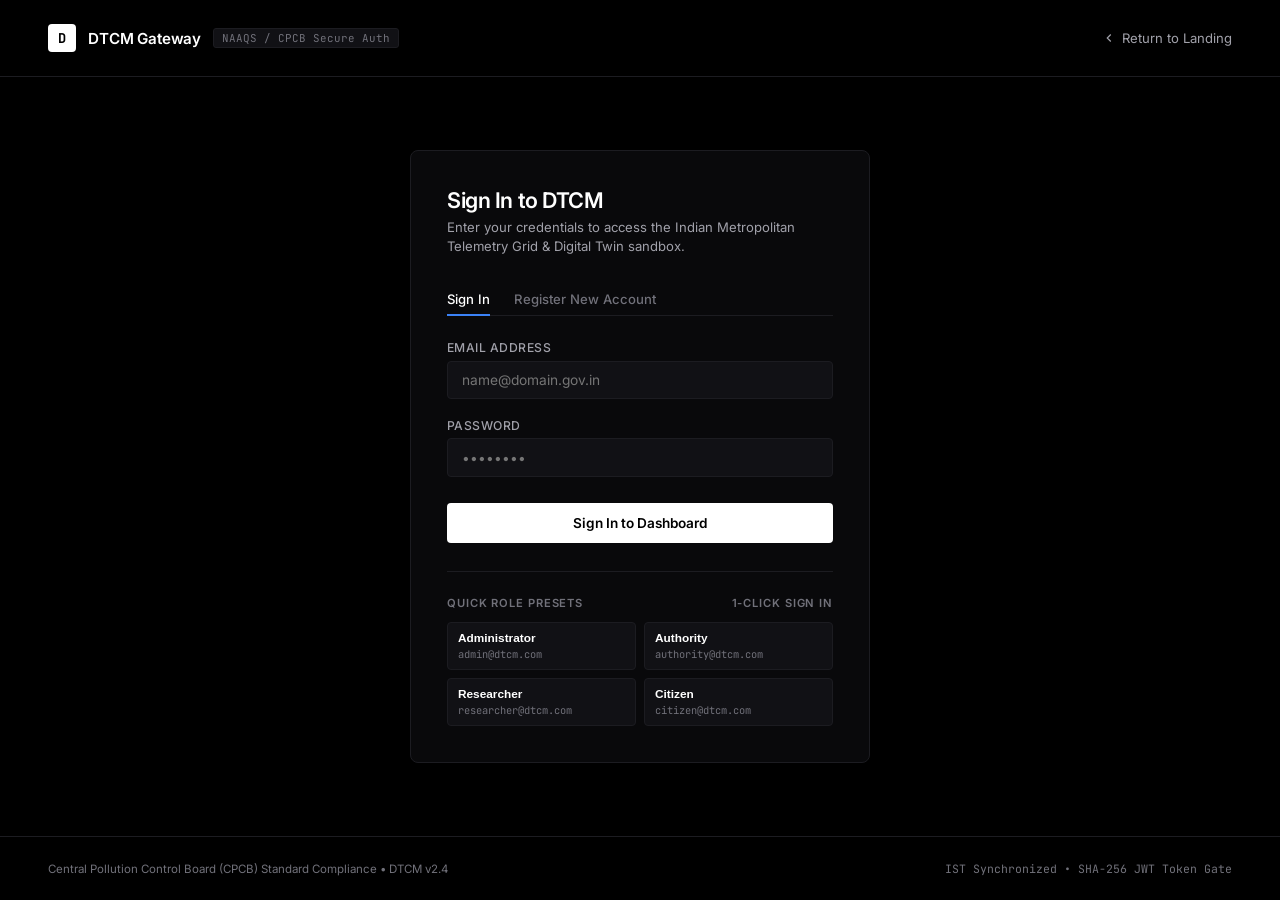
<file: frontend/login.html>
<!DOCTYPE html>
<html lang="en">
<head>
  <meta charset="UTF-8">
  <meta name="viewport" content="width=device-width, initial-scale=1.0">
  <title>DTCM | Secure Gateway Authentication</title>
  <link rel="preconnect" href="https://fonts.googleapis.com">
  <link rel="preconnect" href="https://fonts.gstatic.com" crossorigin>
  <link href="https://fonts.googleapis.com/css2?family=Inter:wght@300;400;500;600;700&family=JetBrains+Mono:wght@400;500;600&display=swap" rel="stylesheet">
  <style>
    :root {
      --bg-base: #000000;
      --bg-surface: #09090b;
      --bg-surface-elevated: #111115;
      --border-subtle: #1c1c21;
      --border-strong: #27272e;
      --text-primary: #ffffff;
      --text-secondary: #a1a1aa;
      --text-muted: #71717a;
      --accent-blue: #3b82f6;
      --accent-blue-hover: #2563eb;
      --status-normal: #22c55e;
      --status-critical: #ef4444;
      --font-sans: 'Inter', -apple-system, BlinkMacSystemFont, sans-serif;
      --font-mono: 'JetBrains Mono', monospace;
    }

    * { box-sizing: border-box; margin: 0; padding: 0; }

    body {
      background-color: var(--bg-base);
      color: var(--text-primary);
      font-family: var(--font-sans);
      min-height: 100vh;
      display: flex;
      flex-direction: column;
      -webkit-font-smoothing: antialiased;
    }

    header {
      padding: 1.5rem 3rem;
      border-bottom: 1px solid var(--border-subtle);
      display: flex;
      justify-content: space-between;
      align-items: center;
      background: rgba(0, 0, 0, 0.95);
    }

    .brand {
      display: flex;
      align-items: center;
      gap: 12px;
      text-decoration: none;
      color: inherit;
    }

    .brand-logo {
      width: 28px;
      height: 28px;
      background: #ffffff;
      color: #000000;
      border-radius: 4px;
      display: flex;
      align-items: center;
      justify-content: center;
      font-family: var(--font-mono);
      font-weight: 700;
      font-size: 0.85rem;
    }

    .brand-title {
      font-size: 0.95rem;
      font-weight: 600;
      letter-spacing: -0.01em;
    }

    .brand-badge {
      font-family: var(--font-mono);
      font-size: 0.68rem;
      background: var(--bg-surface-elevated);
      color: var(--text-muted);
      padding: 2px 8px;
      border-radius: 3px;
      border: 1px solid var(--border-subtle);
    }

    .nav-back {
      font-size: 0.82rem;
      color: var(--text-secondary);
      text-decoration: none;
      display: flex;
      align-items: center;
      gap: 6px;
      transition: color 0.15s;
    }

    .nav-back:hover {
      color: var(--text-primary);
    }

    main {
      flex: 1;
      display: flex;
      align-items: center;
      justify-content: center;
      padding: 3rem 1.5rem;
    }

    .auth-card {
      width: 100%;
      max-width: 460px;
      background: var(--bg-surface);
      border: 1px solid var(--border-subtle);
      border-radius: 8px;
      padding: 2.25rem;
      box-shadow: 0 20px 40px rgba(0,0,0,0.8);
    }

    .card-header {
      margin-bottom: 1.75rem;
    }

    .card-header h1 {
      font-size: 1.35rem;
      font-weight: 600;
      letter-spacing: -0.02em;
      margin-bottom: 0.35rem;
    }

    .card-header p {
      font-size: 0.82rem;
      color: var(--text-secondary);
      line-height: 1.4;
    }

    .tabs {
      display: flex;
      border-bottom: 1px solid var(--border-subtle);
      margin-bottom: 1.5rem;
      gap: 1.5rem;
    }

    .tab-btn {
      background: transparent;
      border: none;
      color: var(--text-muted);
      font-family: var(--font-sans);
      font-size: 0.82rem;
      font-weight: 500;
      padding: 0.5rem 0;
      cursor: pointer;
      position: relative;
      transition: color 0.15s;
    }

    .tab-btn.active {
      color: var(--text-primary);
    }

    .tab-btn.active::after {
      content: '';
      position: absolute;
      bottom: -1px;
      left: 0;
      right: 0;
      height: 2px;
      background: var(--accent-blue);
    }

    .form-group {
      margin-bottom: 1.15rem;
    }

    .form-label {
      display: block;
      font-size: 0.76rem;
      font-weight: 500;
      color: var(--text-secondary);
      margin-bottom: 0.35rem;
      text-transform: uppercase;
      letter-spacing: 0.04em;
    }

    .form-input {
      width: 100%;
      background: var(--bg-surface-elevated);
      border: 1px solid var(--border-subtle);
      border-radius: 4px;
      padding: 0.65rem 0.85rem;
      color: var(--text-primary);
      font-family: var(--font-sans);
      font-size: 0.86rem;
      outline: none;
      transition: border-color 0.15s;
    }

    .form-input:focus {
      border-color: var(--border-strong);
    }

    .form-select {
      width: 100%;
      background: var(--bg-surface-elevated);
      border: 1px solid var(--border-subtle);
      border-radius: 4px;
      padding: 0.65rem 0.85rem;
      color: var(--text-primary);
      font-family: var(--font-sans);
      font-size: 0.86rem;
      outline: none;
      cursor: pointer;
    }

    .btn-submit {
      width: 100%;
      background: var(--text-primary);
      color: #000000;
      border: none;
      border-radius: 4px;
      padding: 0.75rem;
      font-size: 0.85rem;
      font-weight: 600;
      font-family: var(--font-sans);
      cursor: pointer;
      transition: opacity 0.15s;
      margin-top: 0.5rem;
    }

    .btn-submit:hover {
      opacity: 0.9;
    }

    .btn-submit:disabled {
      opacity: 0.5;
      cursor: not-allowed;
    }

    /* Role Quick Presets */
    .presets-container {
      margin-top: 1.75rem;
      padding-top: 1.5rem;
      border-top: 1px solid var(--border-subtle);
    }

    .presets-label {
      font-size: 0.7rem;
      font-weight: 600;
      text-transform: uppercase;
      letter-spacing: 0.08em;
      color: var(--text-muted);
      margin-bottom: 0.75rem;
      display: flex;
      align-items: center;
      justify-content: space-between;
    }

    .presets-grid {
      display: grid;
      grid-template-columns: 1fr 1fr;
      gap: 8px;
    }

    .preset-btn {
      background: var(--bg-surface-elevated);
      border: 1px solid var(--border-subtle);
      border-radius: 4px;
      padding: 8px 10px;
      text-align: left;
      cursor: pointer;
      transition: all 0.15s;
      display: flex;
      flex-direction: column;
      gap: 2px;
    }

    .preset-btn:hover {
      border-color: var(--border-strong);
      background: #18181f;
    }

    .preset-role {
      font-size: 0.74rem;
      font-weight: 600;
      color: var(--text-primary);
    }

    .preset-email {
      font-family: var(--font-mono);
      font-size: 0.65rem;
      color: var(--text-muted);
    }

    /* Alert / Feedback message */
    .status-msg {
      margin-top: 1rem;
      padding: 8px 12px;
      border-radius: 4px;
      font-size: 0.78rem;
      display: none;
      line-height: 1.4;
    }

    .status-msg.error {
      display: block;
      background: rgba(239, 68, 68, 0.1);
      border: 1px solid rgba(239, 68, 68, 0.3);
      color: #fca5a5;
    }

    .status-msg.success {
      display: block;
      background: rgba(34, 197, 94, 0.1);
      border: 1px solid rgba(34, 197, 94, 0.3);
      color: #86efac;
    }

    footer {
      padding: 1.5rem 3rem;
      border-top: 1px solid var(--border-subtle);
      display: flex;
      justify-content: space-between;
      align-items: center;
      font-size: 0.72rem;
      color: var(--text-muted);
    }

    .meta-tag {
      font-family: var(--font-mono);
    }
  </style>
</head>
<body>

  <header>
    <a href="/" class="brand">
      <div class="brand-logo">D</div>
      <div>
        <div class="brand-title">DTCM Gateway</div>
      </div>
      <span class="brand-badge">NAAQS / CPCB Secure Auth</span>
    </a>
    <a href="/" class="nav-back">
      <svg width="14" height="14" viewBox="0 0 24 24" fill="none" stroke="currentColor" stroke-width="2">
        <polyline points="15 18 9 12 15 6"></polyline>
      </svg>
      Return to Landing
    </a>
  </header>

  <main>
    <div class="auth-card">
      <div class="card-header">
        <h1 id="authTitle">Sign In to DTCM</h1>
        <p id="authSubtitle">Enter your credentials to access the Indian Metropolitan Telemetry Grid & Digital Twin sandbox.</p>
      </div>

      <div class="tabs">
        <button class="tab-btn active" id="tabLogin" onclick="switchTab('login')">Sign In</button>
        <button class="tab-btn" id="tabRegister" onclick="switchTab('register')">Register New Account</button>
      </div>

      <form id="authForm" onsubmit="handleAuthSubmit(event)">
        <div class="form-group" id="groupName" style="display: none;">
          <label class="form-label" for="inputName">Full Name</label>
          <input type="text" id="inputName" class="form-input" placeholder="e.g. Dr. Rajesh Sharma">
        </div>

        <div class="form-group">
          <label class="form-label" for="inputEmail">Email Address</label>
          <input type="email" id="inputEmail" class="form-input" placeholder="name@domain.gov.in" required>
        </div>

        <div class="form-group">
          <label class="form-label" for="inputPassword">Password</label>
          <input type="password" id="inputPassword" class="form-input" placeholder="••••••••" required>
        </div>

        <div class="form-group" id="groupRole" style="display: none;">
          <label class="form-label" for="inputRole">Designated Role</label>
          <select id="inputRole" class="form-select">
            <option value="environmental_authority">Environmental Authority (CPCB / SPCB)</option>
            <option value="researcher">Scientific Researcher / Academic</option>
            <option value="general">Urban Citizen / Public Observer</option>
            <option value="administrator">System Administrator</option>
          </select>
        </div>

        <button type="submit" id="btnSubmit" class="btn-submit">Sign In to Dashboard</button>
        <div id="statusMsg" class="status-msg"></div>
      </form>

      <div class="presets-container" id="presetsArea">
        <div class="presets-label">
          <span>Quick Role Presets</span>
          <span>1-Click Sign In</span>
        </div>
        <div class="presets-grid">
          <button type="button" class="preset-btn" onclick="applyPreset('admin@dtcm.com', 'admin123', 'Administrator')">
            <span class="preset-role">Administrator</span>
            <span class="preset-email">admin@dtcm.com</span>
          </button>
          <button type="button" class="preset-btn" onclick="applyPreset('authority@dtcm.com', 'authority123', 'CPCB Authority')">
            <span class="preset-role">Authority</span>
            <span class="preset-email">authority@dtcm.com</span>
          </button>
          <button type="button" class="preset-btn" onclick="applyPreset('researcher@dtcm.com', 'researcher123', 'Researcher')">
            <span class="preset-role">Researcher</span>
            <span class="preset-email">researcher@dtcm.com</span>
          </button>
          <button type="button" class="preset-btn" onclick="applyPreset('citizen@dtcm.com', 'citizen123', 'Citizen')">
            <span class="preset-role">Citizen</span>
            <span class="preset-email">citizen@dtcm.com</span>
          </button>
        </div>
      </div>
    </div>
  </main>

  <footer>
    <div>Central Pollution Control Board (CPCB) Standard Compliance &bull; DTCM v2.4</div>
    <div class="meta-tag">IST Synchronized &bull; SHA-256 JWT Token Gate</div>
  </footer>

  <script>
    let currentMode = 'login';

    function switchTab(mode) {
      currentMode = mode;
      const tabLogin = document.getElementById('tabLogin');
      const tabRegister = document.getElementById('tabRegister');
      const groupName = document.getElementById('groupName');
      const groupRole = document.getElementById('groupRole');
      const authTitle = document.getElementById('authTitle');
      const authSubtitle = document.getElementById('authSubtitle');
      const btnSubmit = document.getElementById('btnSubmit');
      const presetsArea = document.getElementById('presetsArea');
      const statusMsg = document.getElementById('statusMsg');

      statusMsg.className = 'status-msg';
      statusMsg.innerText = '';

      if (mode === 'login') {
        tabLogin.classList.add('active');
        tabRegister.classList.remove('active');
        groupName.style.display = 'none';
        groupRole.style.display = 'none';
        authTitle.innerText = 'Sign In to DTCM';
        authSubtitle.innerText = 'Enter your credentials to access the Indian Metropolitan Telemetry Grid & Digital Twin sandbox.';
        btnSubmit.innerText = 'Sign In to Dashboard';
        presetsArea.style.display = 'block';
      } else {
        tabRegister.classList.add('active');
        tabLogin.classList.remove('active');
        groupName.style.display = 'block';
        groupRole.style.display = 'block';
        authTitle.innerText = 'Create DTCM Account';
        authSubtitle.innerText = 'Register for certified telemetry access and scenario simulation permissions.';
        btnSubmit.innerText = 'Complete Registration';
        presetsArea.style.display = 'none';
      }
    }

    async function applyPreset(email, password, roleLabel) {
      document.getElementById('inputEmail').value = email;
      document.getElementById('inputPassword').value = password;
      await executeAuth(email, password, null, null);
    }

    async function handleAuthSubmit(e) {
      e.preventDefault();
      const email = document.getElementById('inputEmail').value.trim();
      const password = document.getElementById('inputPassword').value;
      const name = document.getElementById('inputName').value.trim();
      const role = document.getElementById('inputRole').value;

      await executeAuth(email, password, name, role);
    }

    async function executeAuth(email, password, name, role) {
      const btnSubmit = document.getElementById('btnSubmit');
      const statusMsg = document.getElementById('statusMsg');

      btnSubmit.disabled = true;
      btnSubmit.innerText = currentMode === 'login' ? 'Authenticating...' : 'Registering...';
      statusMsg.className = 'status-msg';
      statusMsg.innerText = '';

      try {
        if (currentMode === 'login') {
          const res = await fetch('/api/auth/login', {
            method: 'POST',
            headers: { 'Content-Type': 'application/json' },
            body: JSON.stringify({ email, password })
          });

          const data = await res.json();
          if (!res.ok) throw new Error(data.msg || data.error || 'Authentication rejected');

          // Store token and user info
          localStorage.setItem('dtcm_token', data.access_token);
          localStorage.setItem('dtcm_user', JSON.stringify({
            id: data.user_id,
            email: data.email,
            name: data.name || email.split('@')[0],
            role: data.role
          }));

          statusMsg.className = 'status-msg success';
          statusMsg.innerText = `Session verified for ${data.role}. Forwarding to Telemetry Grid...`;

          setTimeout(() => {
            window.location.href = '/dashboard';
          }, 600);

        } else {
          // Register
          const res = await fetch('/api/auth/register', {
            method: 'POST',
            headers: { 'Content-Type': 'application/json' },
            body: JSON.stringify({ name, email, password, role })
          });

          const data = await res.json();
          if (!res.ok) throw new Error(data.msg || data.error || 'Registration failed');

          if (data.access_token) {
            localStorage.setItem('dtcm_token', data.access_token);
            localStorage.setItem('dtcm_user', JSON.stringify({
              id: data.user_id,
              email: data.email,
              name: data.name || email.split('@')[0],
              role: data.role
            }));
            statusMsg.className = 'status-msg success';
            statusMsg.innerText = `Account created successfully! Forwarding to Dashboard...`;
            setTimeout(() => {
              window.location.href = '/dashboard';
            }, 700);
          } else {
            statusMsg.className = 'status-msg success';
            statusMsg.innerText = 'Account successfully registered. Please sign in.';
            setTimeout(() => {
              switchTab('login');
              document.getElementById('inputEmail').value = email;
              document.getElementById('inputPassword').value = '';
            }, 1000);
          }
        }
      } catch (err) {
        statusMsg.className = 'status-msg error';
        statusMsg.innerText = err.message;
        btnSubmit.disabled = false;
        btnSubmit.innerText = currentMode === 'login' ? 'Sign In to Dashboard' : 'Complete Registration';
      }
    }
  </script>
</body>
</html>
</file>
